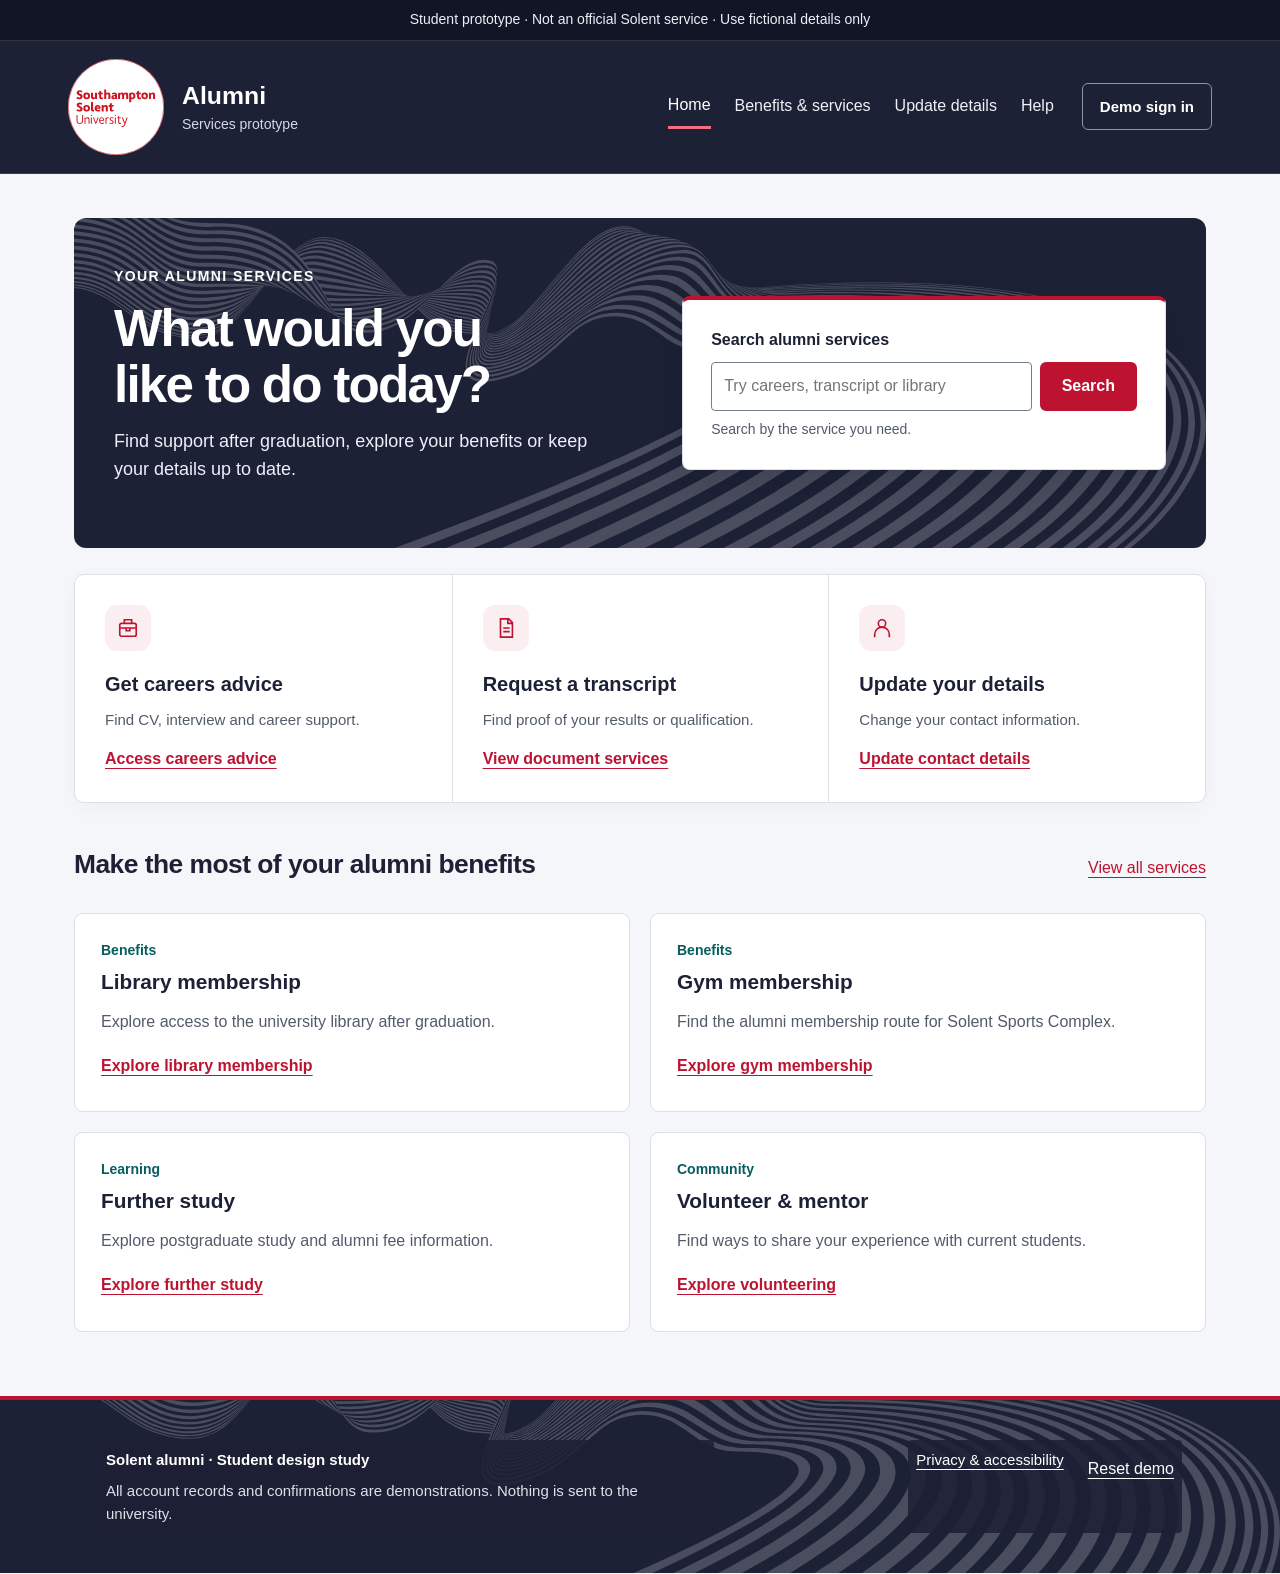
<file: index.html>
<!doctype html>
<html lang="en-GB">
    <head>
        <meta charset="utf-8">
        <meta name="viewport" content="width=device-width, initial-scale=1">
        <meta name="description" content="Student HCI prototype for exploring alumni services and updating fictional contact details.">
        <title>Alumni services | Study prototype</title>
        <link rel="icon" 
        href="data:image/svg+xml,%3Csvg 
        xmlns='http://www.w3.org/2000/svg' 
        viewBox='0 0 40 40'%3E%3Crect 
        width='40' 
        height='40' 
        rx='8' 
        fill='%23bd0926'/%3E%3Ctext x='20' y='28' 
        text-anchor='middle' 
        font-family='Arial' 
        font-size='26' 
        fill='white'%3Ea%3C/text%3E%3C/svg%3E">
        <link rel="stylesheet" href="styles.css">
    </head>
    <body>
        <a class="skip" href="#main">Skip to content</a>
        <div class="study">Student prototype · Not an official Solent service · Use fictional details only</div>
        <header>
            <div class="header-inner">
                <a class="brand" href="#home">
                    <img class="solent-logo" src="assets/solent-logo-white.svg" alt="Southampton Solent University" width="96" height="96">
                    <span>Alumni<span class="brand-sub">Services prototype</span></span>
                </a><nav aria-label="Main navigation">
                    <a href="#home">Home</a>
                    <a href="#services">Benefits & services</a>
                    <a href="#update">Update details</a>
                    <a href="#help">Help</a>
                </nav>
                <a class="account" href="#login" id="account-link">Demo sign in</a>
            </div>
        </header>
        <main id="main" tabindex="-1"></main>
        <footer>
            <div>
                <strong>Solent alumni · Student design study</strong>
                <p>All account records and confirmations are demonstrations. Nothing is sent to the university.</p>
            </div>
            <div class="footer-links">
                <a href="#privacy">Privacy & accessibility</a>
                <button class="link-button" id="reset">Reset demo</button>
            </div>
        </footer>
        <div class="sr-only" id="announce" role="status" aria-live="polite"></div>
        <script src="app.js"></script>
    </body>
    </html>
</file>
<file: styles.css>
/* 1. Shared colours, fonts and basic page styles */
:root {
  --navy: #202338;
  --red: #bd0926;
  --ink: #22263a;
  --muted: #525b6b;
  --line: #d4d9e1;
  --pale: #f2f5f8;
  --teal: #075c60;
  --white: #fff;
  font-family: Arial, Helvetica, sans-serif;
  color: var(--ink);
  font-size: 16px;
  line-height: 1.55;
}
* {
  box-sizing: border-box;
}
body {
  margin: 0;
  background: white;
}
a {
  color: var(--red);
  text-underline-offset: 4px;
}
a:hover {
  text-decoration-thickness: 2px;
}
button,
input,
select,
textarea {
  font: inherit;
}
button,
a,
input,
select,
textarea {
  touch-action: manipulation;
}
button {
  cursor: pointer;
}
button:disabled {
  cursor: default;
  opacity: 0.6;
}
:focus-visible {
  outline: 3px solid #126bbc;
  outline-offset: 4px;
}
/* 2. Skip link and student-prototype notice */
.skip {
  position: absolute;
  top: -100px;
  z-index: 5;
  background: white;
  padding: 12px;
}
.skip:focus {
  top: 0;
}
.study {
  text-align: center;
  background: var(--navy);
  color: white;
  padding: 8px 20px;
  font-size: 0.875rem;
}
/* 3. Header, logo and navigation */
header {
  border-bottom: 1px solid var(--line);
  background: white;
}
.header-inner {
  max-width: 1180px;
  margin: auto;
  display: flex;
  gap: 34px;
  align-items: center;
  padding: 22px 24px;
}
.brand {
  display: flex;
  align-items: center;
  gap: 12px;
  text-decoration: none;
  color: var(--ink);
  font-size: 1.15rem;
  font-weight: bold;
  line-height: 1.2;
  white-space: nowrap;
}
.brandmark {
  display: grid;
  place-items: center;
  background: var(--red);
  color: white;
  width: 46px;
  height: 46px;
  border-radius: 50%;
  font-size: 2rem;
}
.brand-sub {
  display: block;
  font-size: 0.875rem;
  color: var(--muted);
  font-weight: normal;
  margin-top: 5px;
}
nav {
  display: flex;
  gap: 24px;
  margin-left: auto;
}
nav a {
  color: var(--ink);
  text-decoration: none;
  font-size: 0.9375rem;
  padding: 8px 0;
}
nav a[aria-current="page"] {
  color: var(--red);
  border-bottom: 3px solid var(--red);
}
.account {
  font-size: 0.9375rem;
  font-weight: bold;
}
/* 4. Main content and headings */
main {
  max-width: 1132px;
  margin: auto;
  padding: 40px 24px 64px;
  min-height: 65vh;
}
h1,
h2,
h3 {
  line-height: 1.15;
  margin: 0 0 16px;
}
h1 {
  font-size: clamp(2rem, 4vw, 3.5rem);
  letter-spacing: -0.035em;
}
h2 {
  font-size: 1.65rem;
  letter-spacing: -0.02em;
}
h3 {
  font-size: 1.2rem;
}
p {
  margin: 0 0 16px;
}
.eyebrow {
  font-size: 0.875rem;
  letter-spacing: 0.1em;
  text-transform: uppercase;
  font-weight: bold;
  color: var(--red);
  margin-bottom: 14px;
}
.intro {
  max-width: 650px;
  font-size: 1.125rem;
  color: var(--muted);
}
/* 5. Homepage welcome area and search */
.home-top {
  display: grid;
  grid-template-columns: 1.4fr 1fr;
  gap: 64px;
  align-items: center;
  margin-bottom: 40px;
}
.searchbox {
  background: var(--pale);
  padding: 25px;
  border-radius: 8px;
}
.searchbox label {
  display: block;
  font-weight: bold;
  margin-bottom: 10px;
}
.searchrow {
  display: flex;
  gap: 8px;
}
.searchrow input {
  min-width: 0;
  width: 100%;
}
.hint {
  font-size: 0.875rem;
  color: var(--muted);
  margin: 8px 0 0;
}
/* 6. Buttons and input controls */
.button {
  display: inline-flex;
  align-items: center;
  justify-content: center;
  gap: 8px;
  min-height: 46px;
  background: var(--red);
  border: 2px solid var(--red);
  color: white;
  border-radius: 5px;
  padding: 10px 20px;
  text-decoration: none;
  font-weight: bold;
  font-size: 1rem;
}
.button:hover {
  background: #94091e;
  border-color: #94091e;
}
.button.secondary {
  background: white;
  color: var(--ink);
  border-color: var(--line);
}
.button.secondary:hover {
  background: var(--pale);
}
input,
select,
textarea {
  border: 1px solid #737e91;
  border-radius: 4px;
  padding: 11px 12px;
  background: white;
  color: var(--ink);
  max-width: 100%;
  min-height: 46px;
}
textarea {
  min-height: 110px;
  resize: vertical;
}
label {
  display: block;
  font-weight: bold;
  margin-bottom: 6px;
}
/* 7. Task shortcuts and service cards */
.quicklinks {
  display: grid;
  grid-template-columns: repeat(3, 1fr);
  border: 1px solid var(--line);
  border-radius: 8px;
  overflow: hidden;
  margin-bottom: 42px;
}
.quicklinks a {
  padding: 26px;
  color: var(--ink);
  text-decoration: none;
  display: block;
}
.quicklinks a + a {
  border-left: 1px solid var(--line);
}
.quicklinks a:hover {
  background: var(--pale);
}
.icon {
  display: inline-grid;
  place-items: center;
  width: 40px;
  height: 40px;
  color: var(--red);
  background: #fbeef1;
  border-radius: 50%;
  margin-bottom: 18px;
}
.icon svg {
  width: 22px;
  height: 22px;
  stroke: currentColor;
  fill: none;
  stroke-width: 1.8;
}
.quicklinks strong {
  display: block;
  font-size: 1.25rem;
  margin-bottom: 8px;
}
.quicklinks p {
  color: var(--muted);
  font-size: 0.9375rem;
  margin-bottom: 16px;
}
.action {
  color: var(--red);
  text-decoration: underline;
  font-weight: bold;
}
.section-title {
  display: flex;
  align-items: baseline;
  justify-content: space-between;
  gap: 20px;
  margin-top: 24px;
}
.services {
  display: grid;
  grid-template-columns: repeat(2, 1fr);
  gap: 0 32px;
}
.service {
  padding: 23px 0;
  border-top: 1px solid var(--line);
}
.service p {
  color: var(--muted);
  margin-bottom: 12px;
}
.service a {
  font-weight: bold;
}
.tag {
  font-size: 0.875rem;
  color: var(--teal);
  margin-bottom: 8px;
}
/* 8. Breadcrumbs, panels and forms */
.breadcrumb {
  font-size: 0.9375rem;
  margin-bottom: 28px;
}
.narrow {
  max-width: 740px;
  margin: 0 auto;
}
.panel {
  background: var(--pale);
  border-radius: 8px;
  padding: 28px;
  margin: 24px 0;
}
.formcard {
  border: 1px solid var(--line);
  border-radius: 8px;
  padding: 32px;
  margin-top: 24px;
}
.field {
  margin-bottom: 22px;
}
.field input,
.field select,
.field textarea {
  width: 100%;
}
.field .hint {
  margin-bottom: 8px;
}
.two {
  display: grid;
  grid-template-columns: 1fr 1fr;
  gap: 22px;
}
.check {
  display: flex;
  gap: 12px;
  align-items: flex-start;
  font-weight: normal;
}
.check input {
  width: 20px;
  height: 20px;
  min-height: 20px;
  flex: 0 0 20px;
  margin: 3px 0 0;
}
.actions {
  display: flex;
  gap: 12px;
  align-items: center;
  flex-wrap: wrap;
  margin-top: 26px;
}
.link-button {
  border: 0;
  background: none;
  text-decoration: underline;
  text-underline-offset: 4px;
  color: var(--red);
  padding: 8px 0;
  min-height: 44px;
  font-size: 1rem;
}
/* 9. Form progress, validation and review */
.steps {
  list-style: none;
  display: flex;
  padding: 0;
  margin: 28px 0;
  gap: 8px;
}
.steps li {
  flex: 1;
  border-top: 4px solid var(--line);
  padding-top: 10px;
  color: var(--muted);
  font-size: 0.9375rem;
}
.steps li.active {
  border-color: var(--red);
  color: var(--ink);
  font-weight: bold;
}
.steps li.done {
  border-color: var(--teal);
}
.error {
  background: #fff0f1;
  border-left: 4px solid var(--red);
  padding: 14px 18px;
  margin: 16px 0;
  color: #860c20;
}
.error:empty {
  display: none;
}
[aria-invalid="true"] {
  border: 2px solid var(--red);
}
.success {
  color: var(--teal);
  font-weight: bold;
}
.review {
  display: grid;
  grid-template-columns: 160px 1fr;
  gap: 12px 20px;
  margin: 24px 0;
}
.review dt {
  font-weight: bold;
}
.review dd {
  margin: 0;
  overflow-wrap: anywhere;
}
.divider {
  border: 0;
  border-top: 1px solid var(--line);
  margin: 28px 0;
}
.compact-list {
  padding-left: 22px;
}
.compact-list li {
  margin: 10px 0;
}
.benefit-detail {
  margin-top: 26px;
}
.notice {
  border-left: 4px solid var(--teal);
  padding: 12px 20px;
  background: var(--pale);
  margin: 22px 0;
}
/* 10. Service filters */
.filters {
  display: flex;
  gap: 8px;
  flex-wrap: wrap;
  margin: 18px 0 26px;
}
.filter {
  border: 1px solid var(--line);
  background: white;
  color: var(--ink);
  border-radius: 5px;
  padding: 9px 15px;
  min-height: 44px;
}
.filter[aria-pressed="true"] {
  background: var(--navy);
  border-color: var(--navy);
  color: white;
}
/* 11. Footer and utility styles */
footer {
  background: var(--navy);
  color: white;
  padding: 30px max(24px, calc((100vw - 1084px) / 2));
  display: flex;
  justify-content: space-between;
  gap: 30px;
  font-size: 0.875rem;
}
footer p {
  max-width: 600px;
  margin: 8px 0 0;
  color: #dce0e9;
}
footer a,
footer .link-button {
  color: white;
}
.footer-links {
  display: flex;
  gap: 24px;
  align-items: flex-start;
}
.sr-only {
  position: absolute;
  width: 1px;
  height: 1px;
  overflow: hidden;
  clip: rect(0, 0, 0, 0);
  white-space: nowrap;
}
details {
  border-top: 1px solid var(--line);
  padding: 17px 0;
}
summary {
  cursor: pointer;
  font-weight: bold;
}
details p {
  margin: 12px 0;
}
code {
  font-size: 1rem;
  background: #e2e8ee;
  padding: 2px 6px;
  border-radius: 3px;
}
.small {
  font-size: 0.875rem;
  color: var(--muted);
}
/* 12. Responsive layout: tablets and smaller screens */
@media (max-width: 900px) {
  .header-inner {
    flex-wrap: wrap;
    gap: 20px;
  }
  nav {
    order: 3;
    width: 100%;
    margin: 0;
    justify-content: space-between;
    gap: 12px;
  }
  .account {
    margin-left: auto;
  }
  .home-top {
    grid-template-columns: 1fr;
    gap: 24px;
  }
  .quicklinks {
    grid-template-columns: 1fr;
  }
  .quicklinks a + a {
    border-left: 0;
    border-top: 1px solid var(--line);
  }
  .quicklinks a {
    padding: 22px;
  }
  .icon {
    float: left;
    margin: 0 18px 15px 0;
  }
  footer {
    flex-direction: column;
  }
}
@media (max-width: 540px) {
  main {
    padding: 28px 18px 44px;
  }
  .header-inner {
    padding: 16px 18px;
  }
  nav {
    flex-wrap: wrap;
    justify-content: flex-start;
    gap: 10px 20px;
  }
  nav a {
    font-size: 0.875rem;
  }
  .services,
  .two {
    grid-template-columns: 1fr;
  }
  .formcard {
    padding: 22px 18px;
  }
  .review {
    grid-template-columns: 1fr;
    gap: 4px;
  }
  .review dd {
    margin-bottom: 14px;
  }
  .searchrow {
    flex-wrap: wrap;
  }
  .searchrow .button {
    width: 100%;
  }
  .steps {
    gap: 10px;
  }
  .steps li {
    font-size: 0.875rem;
  }
  .footer-links {
    flex-wrap: wrap;
  }
  .section-title {
    display: block;
  }
}

main:focus {
  outline: none;
}

/* 13. Solent visual refresh
   These rules override the base styles above.
   Their order is preserved to keep the current design unchanged. */

/* Solent visual identity: official supplied logo and alumni page wave. */
:root {
  --navy: #1d2136;
  --red: #be1231;
  --ink: #1d2136;
  --pale: #f3f5f8;
  --line: #dce0e8;
}
body {
  background: #f5f6f9;
}
.study {
  background: #111526;
  color: #eef0f8;
  border-bottom: 1px solid #ffffff20;
  padding: 9px 20px;
}
header {
  background: var(--navy);
  border-bottom: 1px solid #ffffff24;
}
.header-inner {
  max-width: 1200px;
  padding: 18px 28px;
  gap: 28px;
}
.brand {
  color: white;
  font-size: 1.55rem;
  gap: 18px;
}
.solent-logo {
  display: block;
  width: 96px;
  height: 96px;
  object-fit: contain;
}
.brand-sub {
  color: #d5d8e6;
  font-size: 0.875rem;
}
.brandmark {
  display: none;
}
nav a {
  color: #f0f1f7;
  font-size: 1rem;
  min-height: 44px;
  display: inline-flex;
  align-items: center;
}
nav a:hover {
  color: white;
  text-decoration: underline;
}
nav a[aria-current="page"] {
  color: white;
  border-color: #f66c83;
}
.account {
  color: white;
  padding: 11px 17px;
  border: 1px solid #8c91a5;
  border-radius: 6px;
  text-decoration: none;
  white-space: nowrap;
}
.account:hover {
  background: #ffffff12;
}
main {
  max-width: 1188px;
  padding: 44px 28px 64px;
}
.home-top {
  background: var(--navy) url("assets/solent-wave.svg") center center/cover
    no-repeat;
  color: white;
  border-radius: 12px;
  padding: 48px 40px;
  gap: 36px;
  margin-bottom: 26px;
  grid-template-columns: 1.1fr 1fr;
}
.home-top h1 {
  font-size: clamp(2.25rem, 4vw, 3.6rem);
  line-height: 1.08;
  letter-spacing: -0.035em;
}
.home-top .eyebrow {
  color: #fff;
  font-size: 0.875rem;
}
.home-top .intro {
  color: #edf0fa;
  max-width: 480px;
  font-size: 1.125rem;
}
.home-top .searchbox {
  background: #fff;
  color: var(--ink);
  box-shadow: 0 12px 32px #060b1a26;
  padding: 28px;
  border-top: 4px solid var(--red);
}
.searchbox {
  background: white;
  border: 1px solid var(--line);
  border-radius: 8px;
}
.home-top .hint {
  color: var(--muted);
}
.quicklinks {
  background: white;
  border-radius: 10px;
  box-shadow: 0 5px 20px #1d213608;
  margin-bottom: 46px;
}
.quicklinks a {
  padding: 30px;
}
.quicklinks a:hover {
  background: #fff5f7;
}
.icon {
  width: 46px;
  height: 46px;
  border-radius: 12px;
}
.section-title {
  margin-bottom: 18px;
}
.services {
  gap: 20px;
}
.service {
  background: white;
  border: 1px solid var(--line);
  border-radius: 9px;
  padding: 26px;
}
.tag {
  font-weight: bold;
  font-size: 0.875rem;
}
.service h3 {
  font-size: 1.3rem;
}
.service a {
  display: inline-block;
  padding: 7px 0;
}
.narrow {
  background: white;
  border: 1px solid var(--line);
  border-radius: 12px;
  padding: 36px;
  max-width: 820px;
  box-shadow: 0 8px 30px #1d213607;
}
.narrow h1 {
  font-size: clamp(2rem, 4vw, 3rem);
}
.formcard {
  background: white;
  border-radius: 8px;
}
.panel {
  background: #f2f4f8;
}
.button {
  border-radius: 6px;
}
.button:hover {
  box-shadow: 0 3px 10px #1d213620;
}
.filter {
  border-radius: 6px;
}
.breadcrumb {
  color: var(--muted);
}
footer {
  background: var(--navy) url("assets/solent-wave.svg") right center/auto 450px
    no-repeat;
  padding-top: 40px;
  padding-bottom: 40px;
  border-top: 4px solid var(--red);
  font-size: 0.9375rem;
}
footer > div {
  background: #1d2136dd;
  padding: 8px;
  border-radius: 4px;
}
header :focus-visible,
footer :focus-visible,
.home-top > div :focus-visible {
  outline-color: #ffd166;
}
@media (max-width: 1000px) {
  .header-inner {
    flex-wrap: wrap;
    gap: 18px;
  }
  nav {
    order: 3;
    width: 100%;
    margin: 0;
    justify-content: space-between;
  }
  .account {
    margin-left: auto;
  }
  .home-top {
    grid-template-columns: 1fr;
    padding: 36px;
  }
  .home-top h1 br {
    display: none;
  }
  .home-top .intro {
    max-width: 650px;
  }
  .home-top .searchbox {
    max-width: 650px;
    width: 100%;
  }
}
@media (max-width: 540px) {
  .header-inner {
    padding: 16px 18px;
    gap: 14px;
  }
  .solent-logo {
    width: 76px;
    height: 76px;
  }
  .brand {
    gap: 10px;
    font-size: 1.25rem;
  }
  .brand-sub {
    font-size: 0.875rem;
  }
  .account {
    font-size: 0.875rem;
    padding: 8px 11px;
  }
  nav {
    gap: 8px 18px;
    justify-content: flex-start;
    flex-wrap: wrap;
  }
  nav a {
    font-size: 0.9375rem;
  }
  main {
    padding: 22px 16px 40px;
  }
  .home-top {
    padding: 28px 20px;
    gap: 22px;
    background-position: 45% center;
  }
  .home-top .searchbox {
    padding: 20px;
  }
  .quicklinks a {
    padding: 24px;
  }
  .services {
    grid-template-columns: 1fr;
  }
  .narrow {
    padding: 25px 18px;
  }
  .formcard {
    padding: 20px 14px;
  }
  .service {
    padding: 24px;
  }
  .section-title h2 {
    margin-bottom: 12px;
  }
  .study {
    font-size: 0.875rem;
  }
  .footer-links {
    gap: 18px;
  }
}
</file>
